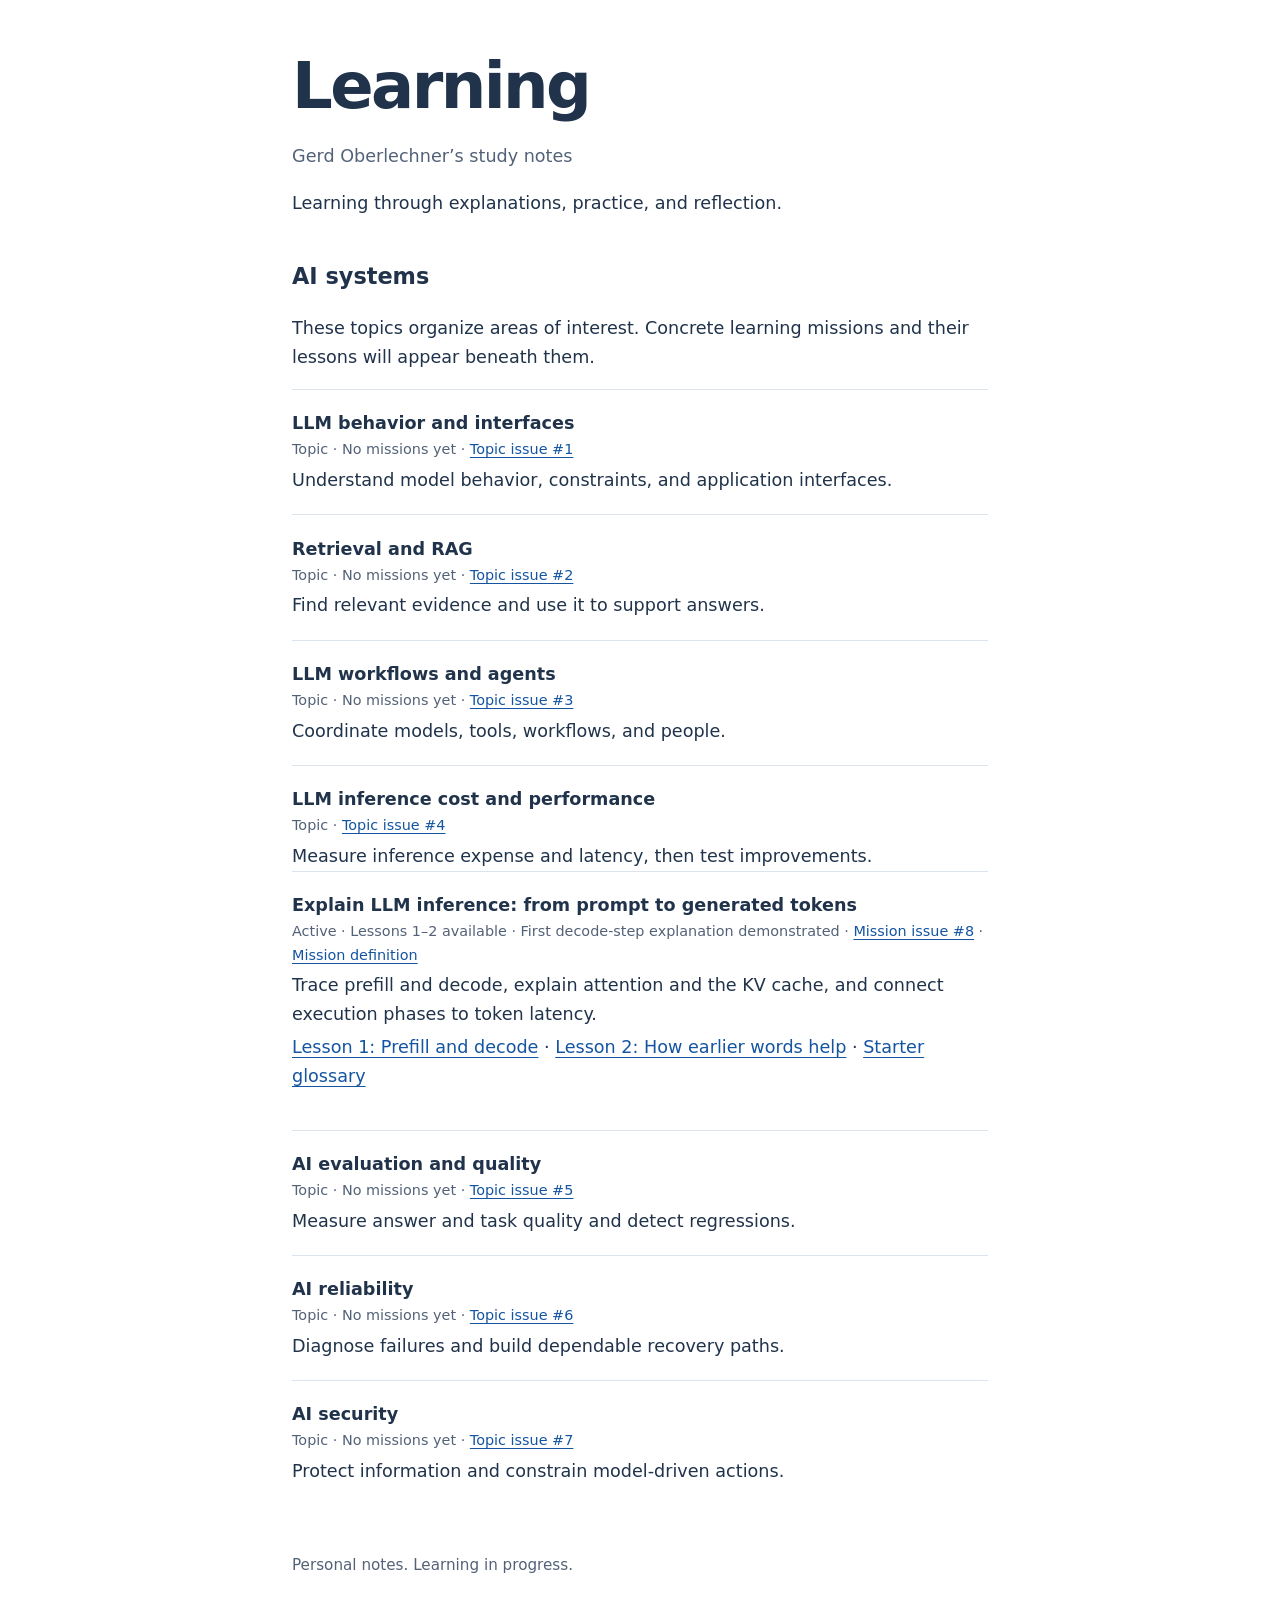
<file: docs/index.html>
<!doctype html>
<html lang="en">
<head>
  <meta charset="utf-8">
  <meta name="viewport" content="width=device-width, initial-scale=1">
  <meta name="description" content="Gerd’s personal learning missions, interactive lessons, and reference materials.">
  <title>Learning — Gerd Oberlechner</title>
  <style>
    :root { color-scheme: light; --ink: #20334b; --link: #1454a0; --muted: #536278; --line: #dce4ed; --paper: #ffffff; }
    * { box-sizing: border-box; }
    body { margin: 0; background: var(--paper); color: var(--ink); font: 1.1rem/1.65 system-ui, sans-serif; }
    main { max-width: 46rem; margin: auto; padding: 3rem 1.25rem; }
    h1 { margin: 0; font-size: clamp(2.5rem, 8vw, 4rem); line-height: 1.2; letter-spacing: -.04em; }
    h2 { margin-top: 2.5rem; font-size: 1.4rem; }
    p { max-width: 65ch; }
    .byline, .status, footer { color: var(--muted); }
    ul { list-style: none; padding: 0; }
    li { padding: 1.2rem 0; border-top: 1px solid var(--line); }
    li p { margin: .25rem 0 0; }
    .status { display: block; font-size: .9rem; }
    a { color: var(--link); text-underline-offset: .2em; }
    a:hover { text-decoration-thickness: 2px; }
    a:focus-visible { outline: 3px solid var(--link); outline-offset: 4px; }
    footer { margin-top: 3rem; font-size: .95rem; }
  </style>
</head>
<body>
  <main>
    <header>
      <h1>Learning</h1>
      <p class="byline">Gerd Oberlechner’s study notes</p>
      <p>Learning through explanations, practice, and reflection.</p>
    </header>
    <section aria-labelledby="topics">
      <h2 id="topics">AI systems</h2>
      <p>These topics organize areas of interest. Concrete learning missions and their lessons will appear beneath them.</p>
      <ul>
        <li><strong>LLM behavior and interfaces</strong><span class="status">Topic · No missions yet · <a href="https://github.com/geoberle/learning/issues/1">Topic issue #1</a></span><p>Understand model behavior, constraints, and application interfaces.</p></li>
        <li><strong>Retrieval and RAG</strong><span class="status">Topic · No missions yet · <a href="https://github.com/geoberle/learning/issues/2">Topic issue #2</a></span><p>Find relevant evidence and use it to support answers.</p></li>
        <li><strong>LLM workflows and agents</strong><span class="status">Topic · No missions yet · <a href="https://github.com/geoberle/learning/issues/3">Topic issue #3</a></span><p>Coordinate models, tools, workflows, and people.</p></li>
        <li><strong>LLM inference cost and performance</strong><span class="status">Topic · <a href="https://github.com/geoberle/learning/issues/4">Topic issue #4</a></span><p>Measure inference expense and latency, then test improvements.</p>
          <ul>
            <li><strong>Explain LLM inference: from prompt to generated tokens</strong><span class="status">Active · Lessons 1–2 available · First decode-step explanation demonstrated · <a href="https://github.com/geoberle/learning/issues/8">Mission issue #8</a> · <a href="https://github.com/geoberle/learning/blob/main/docs/ai/llm-inference/MISSION.md">Mission definition</a></span><p>Trace prefill and decode, explain attention and the KV cache, and connect execution phases to token latency.</p><p><a href="ai/llm-inference/lessons/0001-one-token-at-a-time.html">Lesson 1: Prefill and decode</a> · <a href="ai/llm-inference/lessons/0002-attention-and-the-kv-cache.html">Lesson 2: How earlier words help</a> · <a href="ai/llm-inference/reference/glossary.html">Starter glossary</a></p></li>
          </ul>
        </li>
        <li><strong>AI evaluation and quality</strong><span class="status">Topic · No missions yet · <a href="https://github.com/geoberle/learning/issues/5">Topic issue #5</a></span><p>Measure answer and task quality and detect regressions.</p></li>
        <li><strong>AI reliability</strong><span class="status">Topic · No missions yet · <a href="https://github.com/geoberle/learning/issues/6">Topic issue #6</a></span><p>Diagnose failures and build dependable recovery paths.</p></li>
        <li><strong>AI security</strong><span class="status">Topic · No missions yet · <a href="https://github.com/geoberle/learning/issues/7">Topic issue #7</a></span><p>Protect information and constrain model-driven actions.</p></li>
      </ul>
    </section>
    <footer>Personal notes. Learning in progress.</footer>
  </main>
</body>
</html>
</file>
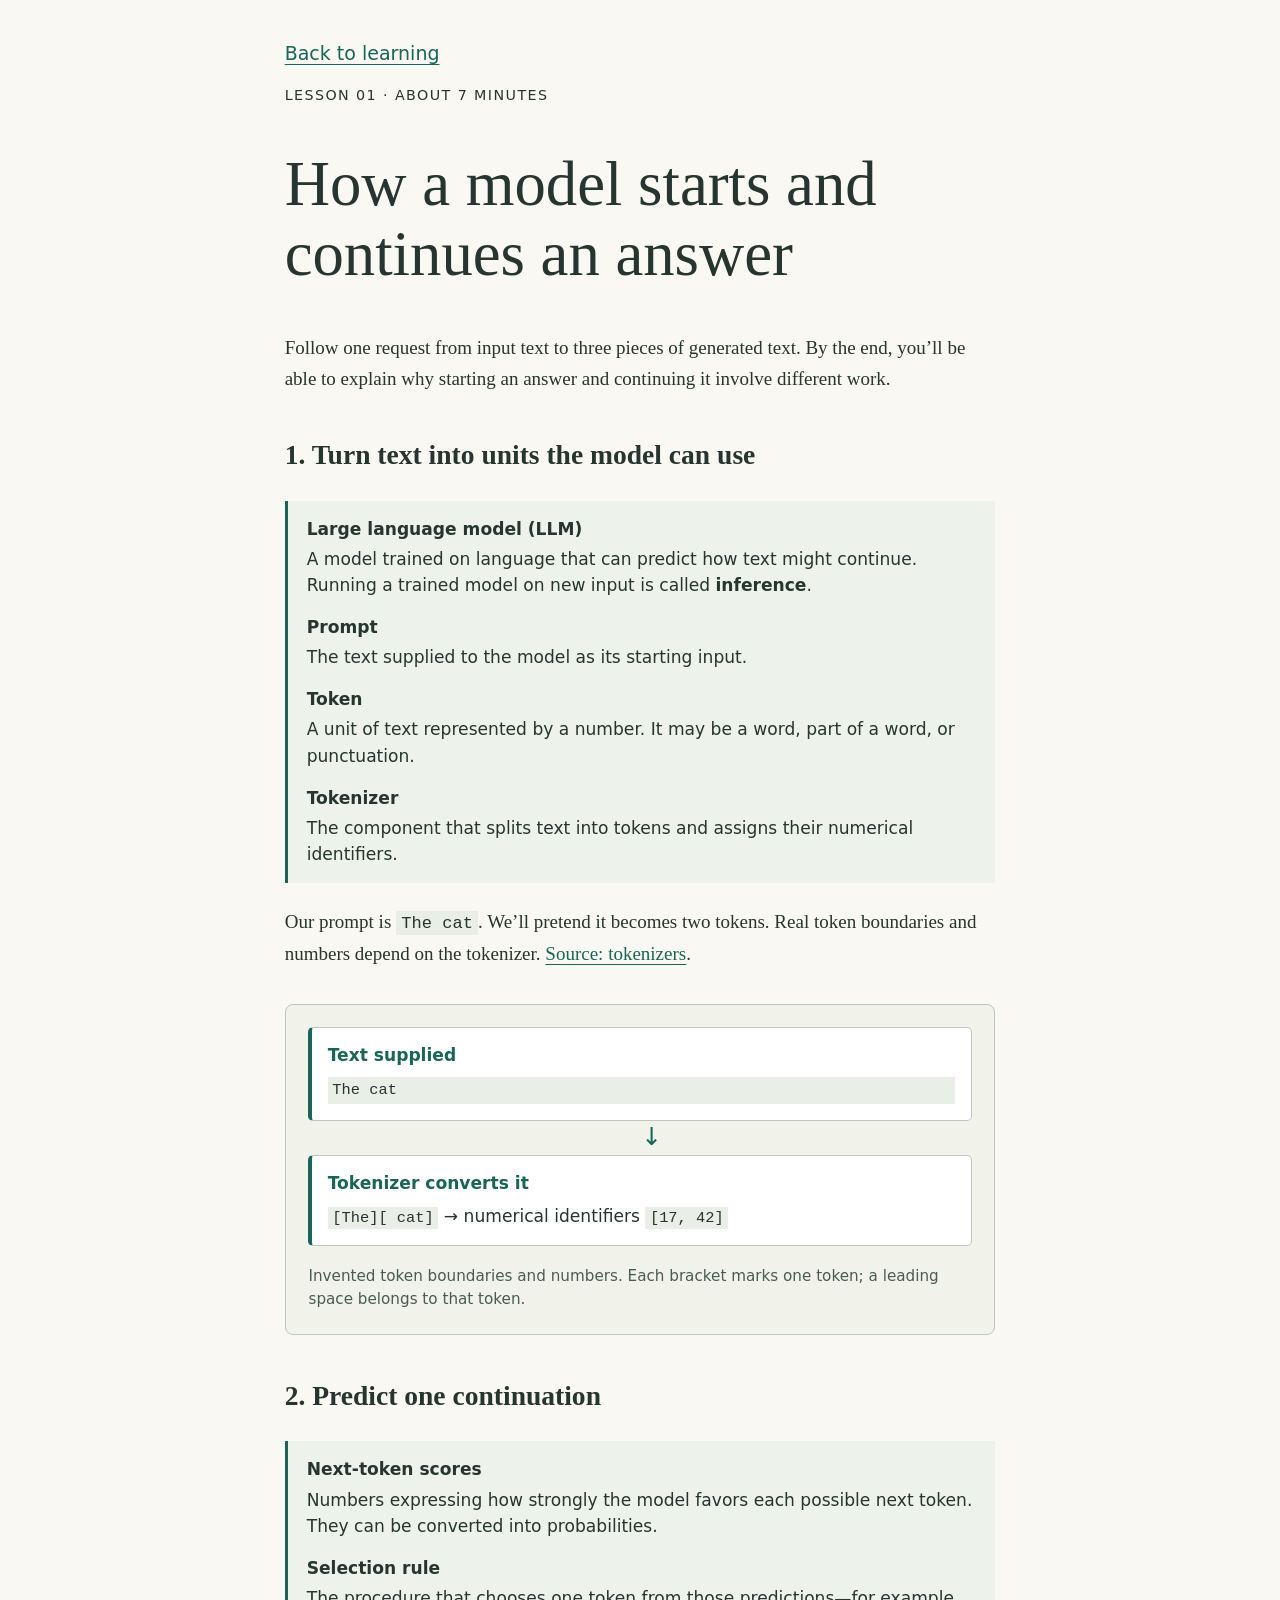
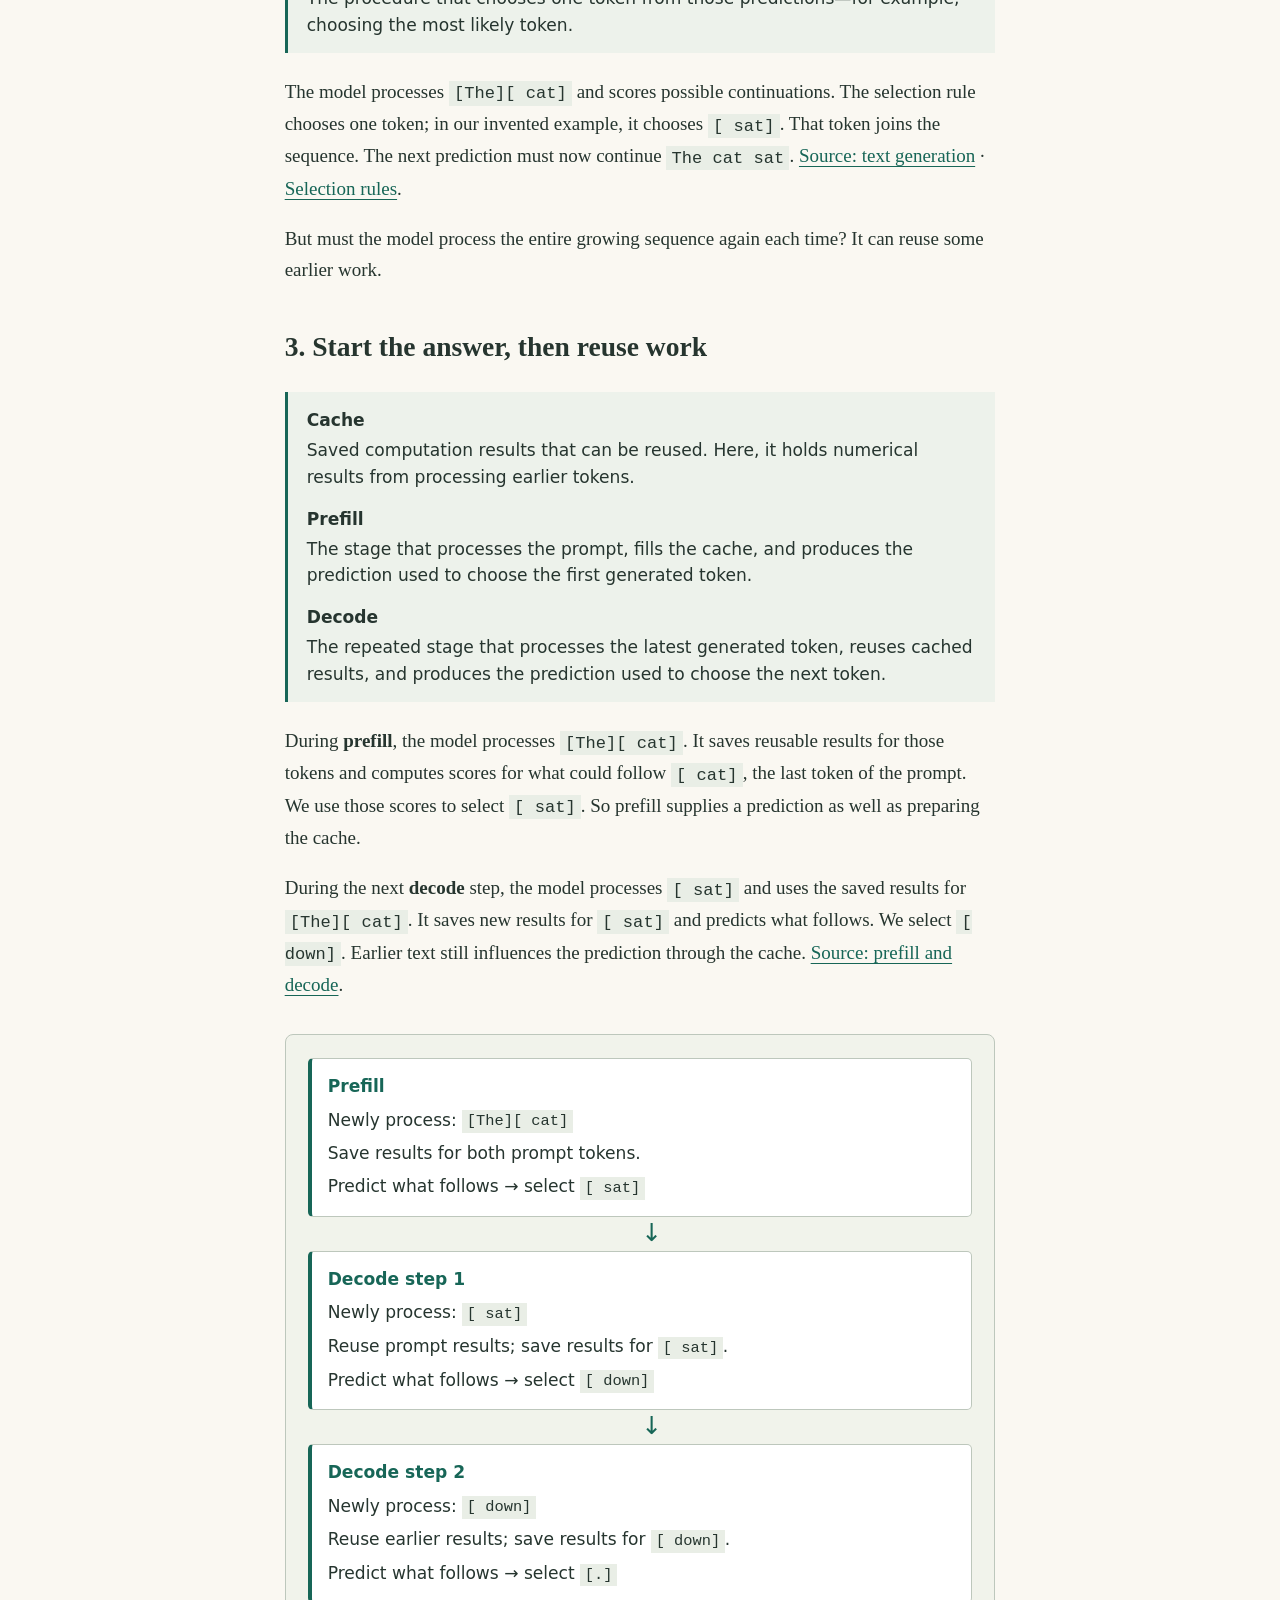
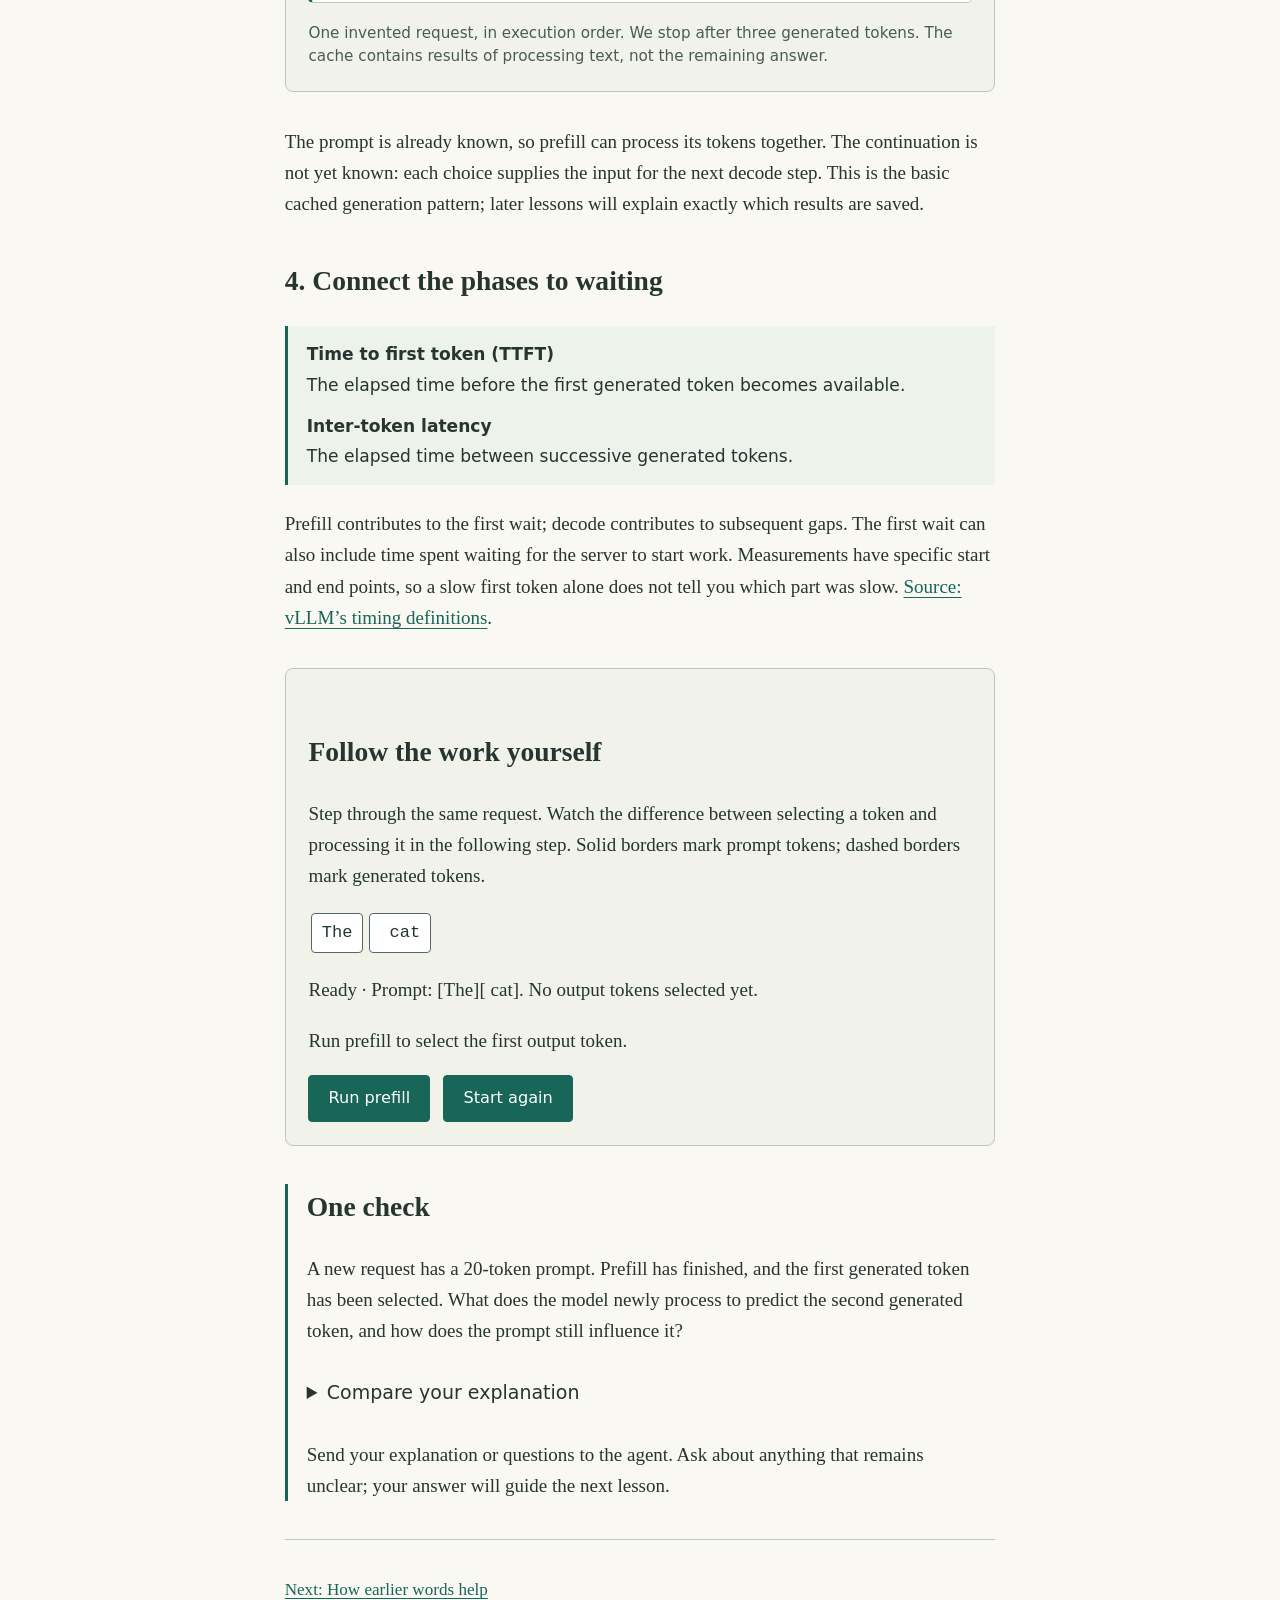
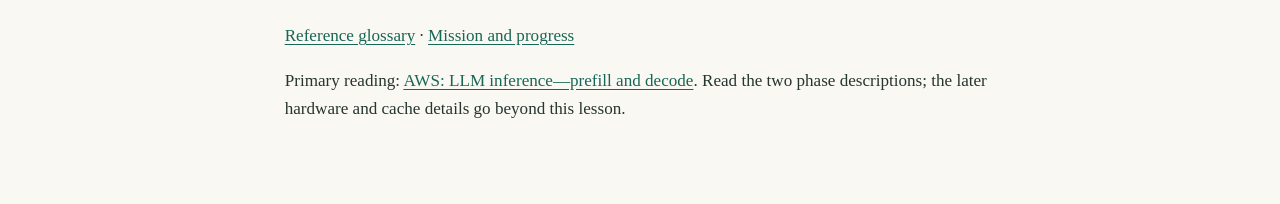
<file: docs/ai/llm-inference/lessons/0001-one-token-at-a-time.html>
<!doctype html>
<html lang="en">
<head>
  <meta charset="utf-8">
  <meta name="viewport" content="width=device-width,initial-scale=1">
  <title>How a model starts and continues an answer · LLM inference</title>
  <link rel="stylesheet" href="../assets/style.css">
  <script src="../assets/token-walkthrough.js" defer></script>
</head>
<body><main>
<nav><a href="../../../index.html">Back to learning</a></nav>
<p class="eyebrow">Lesson 01 · About 7 minutes</p>
<h1>How a model starts and continues an answer</h1>
<p>Follow one request from input text to three pieces of generated text. By the end, you’ll be able to explain why starting an answer and continuing it involve different work.</p>

<h2>1. Turn text into units the model can use</h2>
<aside class="definitions" aria-label="Terms for the input">
<dl>
<dt>Large language model (LLM)</dt><dd>A model trained on language that can predict how text might continue. Running a trained model on new input is called <strong>inference</strong>.</dd>
<dt>Prompt</dt><dd>The text supplied to the model as its starting input.</dd>
<dt>Token</dt><dd>A unit of text represented by a number. It may be a word, part of a word, or punctuation.</dd>
<dt>Tokenizer</dt><dd>The component that splits text into tokens and assigns their numerical identifiers.</dd>
</dl>
</aside>
<p>Our prompt is <code>The cat</code>. We’ll pretend it becomes two tokens. Real token boundaries and numbers depend on the tokenizer. <a href="https://huggingface.co/learn/llm-course/chapter2/4">Source: tokenizers</a>.</p>
<figure class="diagram">
<ol class="request-trace">
<li><strong>Text supplied</strong><code>The cat</code></li>
<li><strong>Tokenizer converts it</strong><span><code>[The][ cat]</code> → numerical identifiers <code>[17, 42]</code></span></li>
</ol>
<figcaption>Invented token boundaries and numbers. Each bracket marks one token; a leading space belongs to that token.</figcaption>
</figure>

<h2>2. Predict one continuation</h2>
<aside class="definitions" aria-label="Terms for prediction"><dl>
<dt>Next-token scores</dt><dd>Numbers expressing how strongly the model favors each possible next token. They can be converted into probabilities.</dd>
<dt>Selection rule</dt><dd>The procedure that chooses one token from those predictions—for example, choosing the most likely token.</dd>
</dl></aside>
<p>The model processes <code>[The][ cat]</code> and scores possible continuations. The selection rule chooses one token; in our invented example, it chooses <code>[ sat]</code>. That token joins the sequence. The next prediction must now continue <code>The cat sat</code>. <a href="https://huggingface.co/docs/transformers/llm_tutorial">Source: text generation</a> · <a href="https://huggingface.co/docs/transformers/generation_strategies">Selection rules</a>.</p>
<p>But must the model process the entire growing sequence again each time? It can reuse some earlier work.</p>

<h2>3. Start the answer, then reuse work</h2>
<aside class="definitions" aria-label="Terms for the two phases"><dl>
<dt>Cache</dt><dd>Saved computation results that can be reused. Here, it holds numerical results from processing earlier tokens.</dd>
<dt>Prefill</dt><dd>The stage that processes the prompt, fills the cache, and produces the prediction used to choose the first generated token.</dd>
<dt>Decode</dt><dd>The repeated stage that processes the latest generated token, reuses cached results, and produces the prediction used to choose the next token.</dd>
</dl></aside>
<p>During <strong>prefill</strong>, the model processes <code>[The][ cat]</code>. It saves reusable results for those tokens and computes scores for what could follow <code>[ cat]</code>, the last token of the prompt. We use those scores to select <code>[ sat]</code>. So prefill supplies a prediction as well as preparing the cache.</p>
<p>During the next <strong>decode</strong> step, the model processes <code>[ sat]</code> and uses the saved results for <code>[The][ cat]</code>. It saves new results for <code>[ sat]</code> and predicts what follows. We select <code>[ down]</code>. Earlier text still influences the prediction through the cache. <a href="https://docs.aws.amazon.com/prescriptive-guidance/latest/gen-ai-inference-architecture-and-best-practices-on-aws/how-ai-inference-works.html#llm-inference-prefill-and-decode">Source: prefill and decode</a>.</p>
<figure class="diagram">
<ol class="request-trace">
<li><strong>Prefill</strong><span>Newly process: <code>[The][ cat]</code></span><span>Save results for both prompt tokens.</span><span>Predict what follows → select <code>[ sat]</code></span></li>
<li><strong>Decode step 1</strong><span>Newly process: <code>[ sat]</code></span><span>Reuse prompt results; save results for <code>[ sat]</code>.</span><span>Predict what follows → select <code>[ down]</code></span></li>
<li><strong>Decode step 2</strong><span>Newly process: <code>[ down]</code></span><span>Reuse earlier results; save results for <code>[ down]</code>.</span><span>Predict what follows → select <code>[.]</code></span></li>
</ol>
<figcaption>One invented request, in execution order. We stop after three generated tokens. The cache contains results of processing text, not the remaining answer.</figcaption>
</figure>
<p>The prompt is already known, so prefill can process its tokens together. The continuation is not yet known: each choice supplies the input for the next decode step. This is the basic cached generation pattern; later lessons will explain exactly which results are saved.</p>

<h2>4. Connect the phases to waiting</h2>
<aside class="definitions" aria-label="Terms for timing"><dl>
<dt>Time to first token (TTFT)</dt><dd>The elapsed time before the first generated token becomes available.</dd>
<dt>Inter-token latency</dt><dd>The elapsed time between successive generated tokens.</dd>
</dl></aside>
<p>Prefill contributes to the first wait; decode contributes to subsequent gaps. The first wait can also include time spent waiting for the server to start work. Measurements have specific start and end points, so a slow first token alone does not tell you which part was slow. <a href="https://docs.vllm.ai/en/latest/design/metrics/">Source: vLLM’s timing definitions</a>.</p>

<section class="walkthrough" data-token-walkthrough>
<h2>Follow the work yourself</h2>
<p>Step through the same request. Watch the difference between selecting a token and processing it in the following step. Solid borders mark prompt tokens; dashed borders mark generated tokens.</p>
<div data-sequence aria-label="Current token sequence"><span class="token">The</span><span class="token"> cat</span></div>
<p data-status role="status" aria-live="polite">Ready: the prompt is [The][ cat].</p>
<p data-question>Run prefill to select the first output token.</p>
<div class="controls" hidden><button type="button" data-next>Run prefill</button><button type="button" data-reset>Start again</button></div>
<noscript><p>Enable JavaScript to step through the request, or follow the static diagram above.</p></noscript>
<p class="print-only">The diagram above shows all three stages of this walkthrough.</p>
</section>
<section class="practice">
<h2>One check</h2>
<p>A new request has a 20-token prompt. Prefill has finished, and the first generated token has been selected. What does the model newly process to predict the second generated token, and how does the prompt still influence it?</p>
<details><summary>Compare your explanation</summary><p>It processes the first generated token in a decode step, using cached results for the prompt. It does not repeat prefill over the 20 prompt tokens. If generation continues, the selected second token will be processed in the following step.</p></details>
<p>Send your explanation or questions to the agent. Ask about anything that remains unclear; your answer will guide the next lesson.</p>
</section>
<footer>
<p><a href="0002-attention-and-the-kv-cache.html">Next: How earlier words help</a></p>
<p><a href="../reference/glossary.html">Reference glossary</a> · <a href="https://github.com/geoberle/learning/issues/8">Mission and progress</a></p>
<p>Primary reading: <a href="https://docs.aws.amazon.com/prescriptive-guidance/latest/gen-ai-inference-architecture-and-best-practices-on-aws/how-ai-inference-works.html#llm-inference-prefill-and-decode">AWS: LLM inference—prefill and decode</a>. Read the two phase descriptions; the later hardware and cache details go beyond this lesson.</p>
</footer>
</main></body></html>
</file>
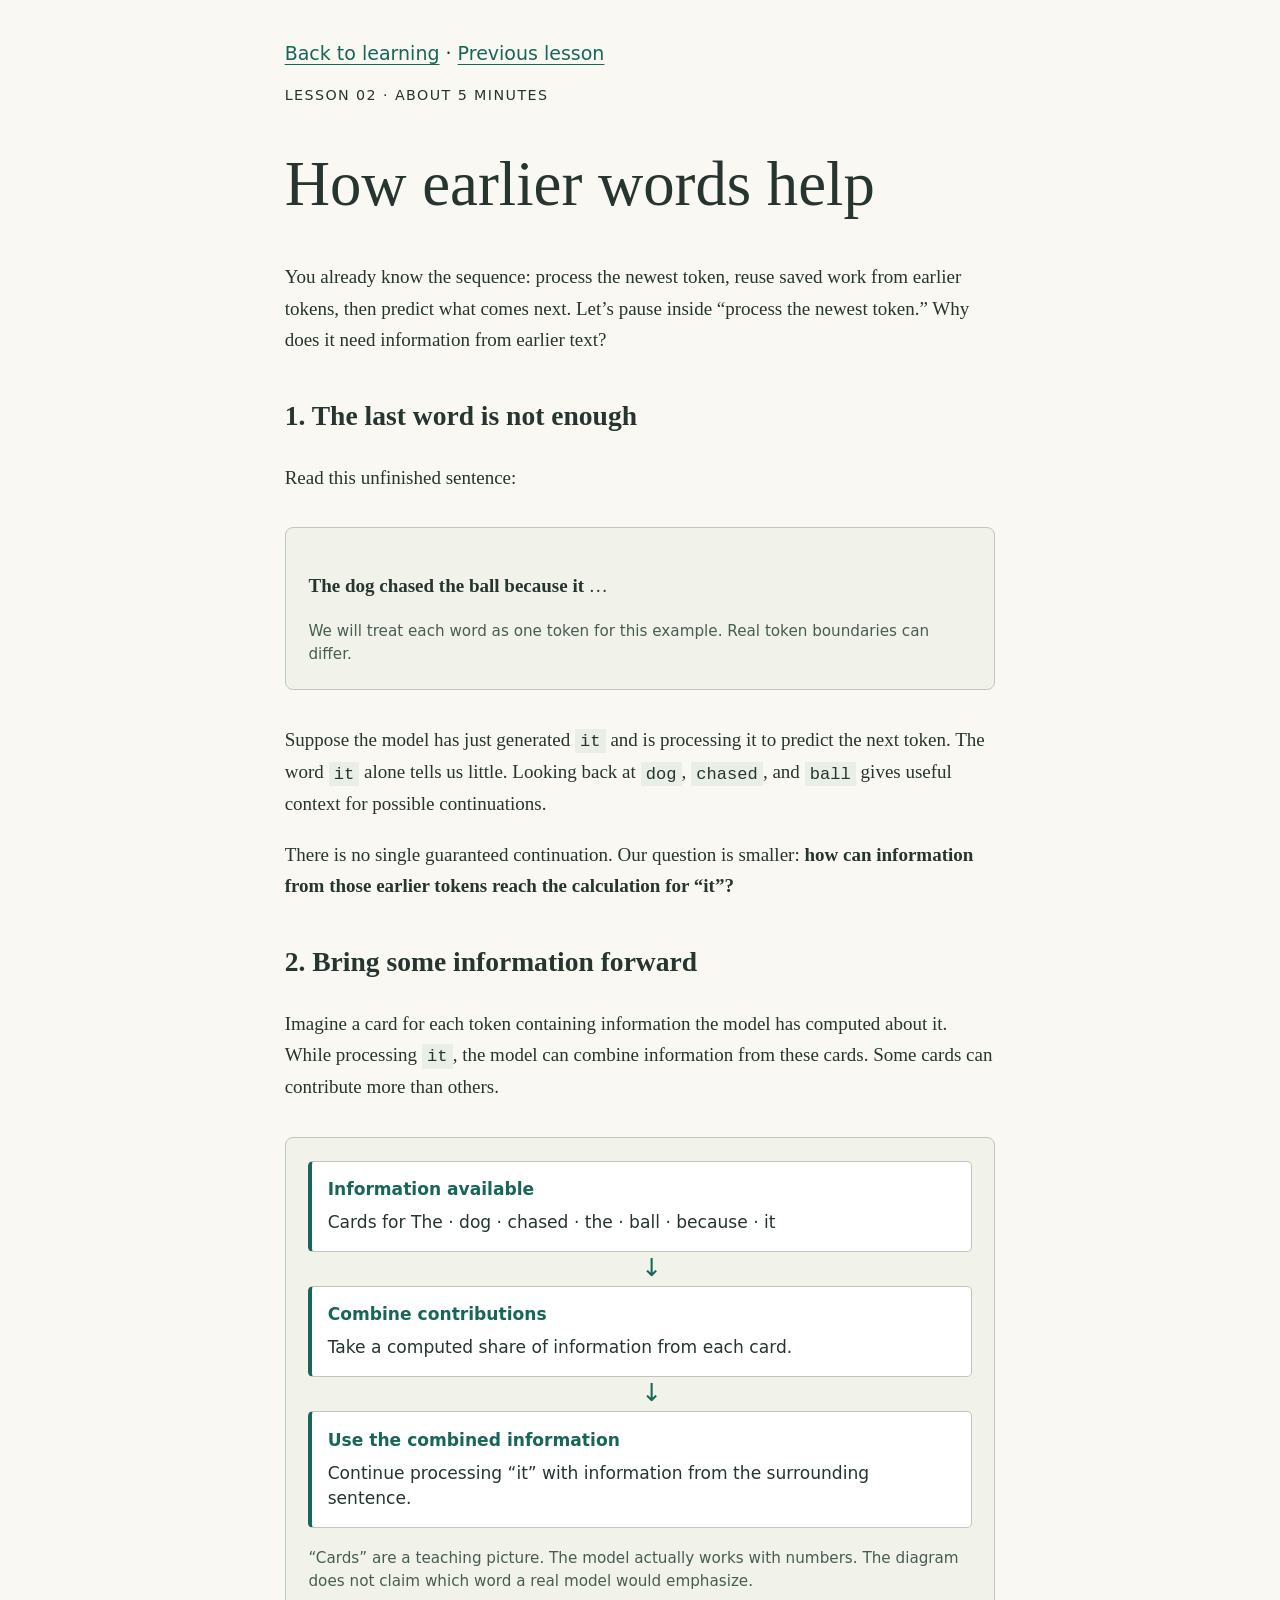
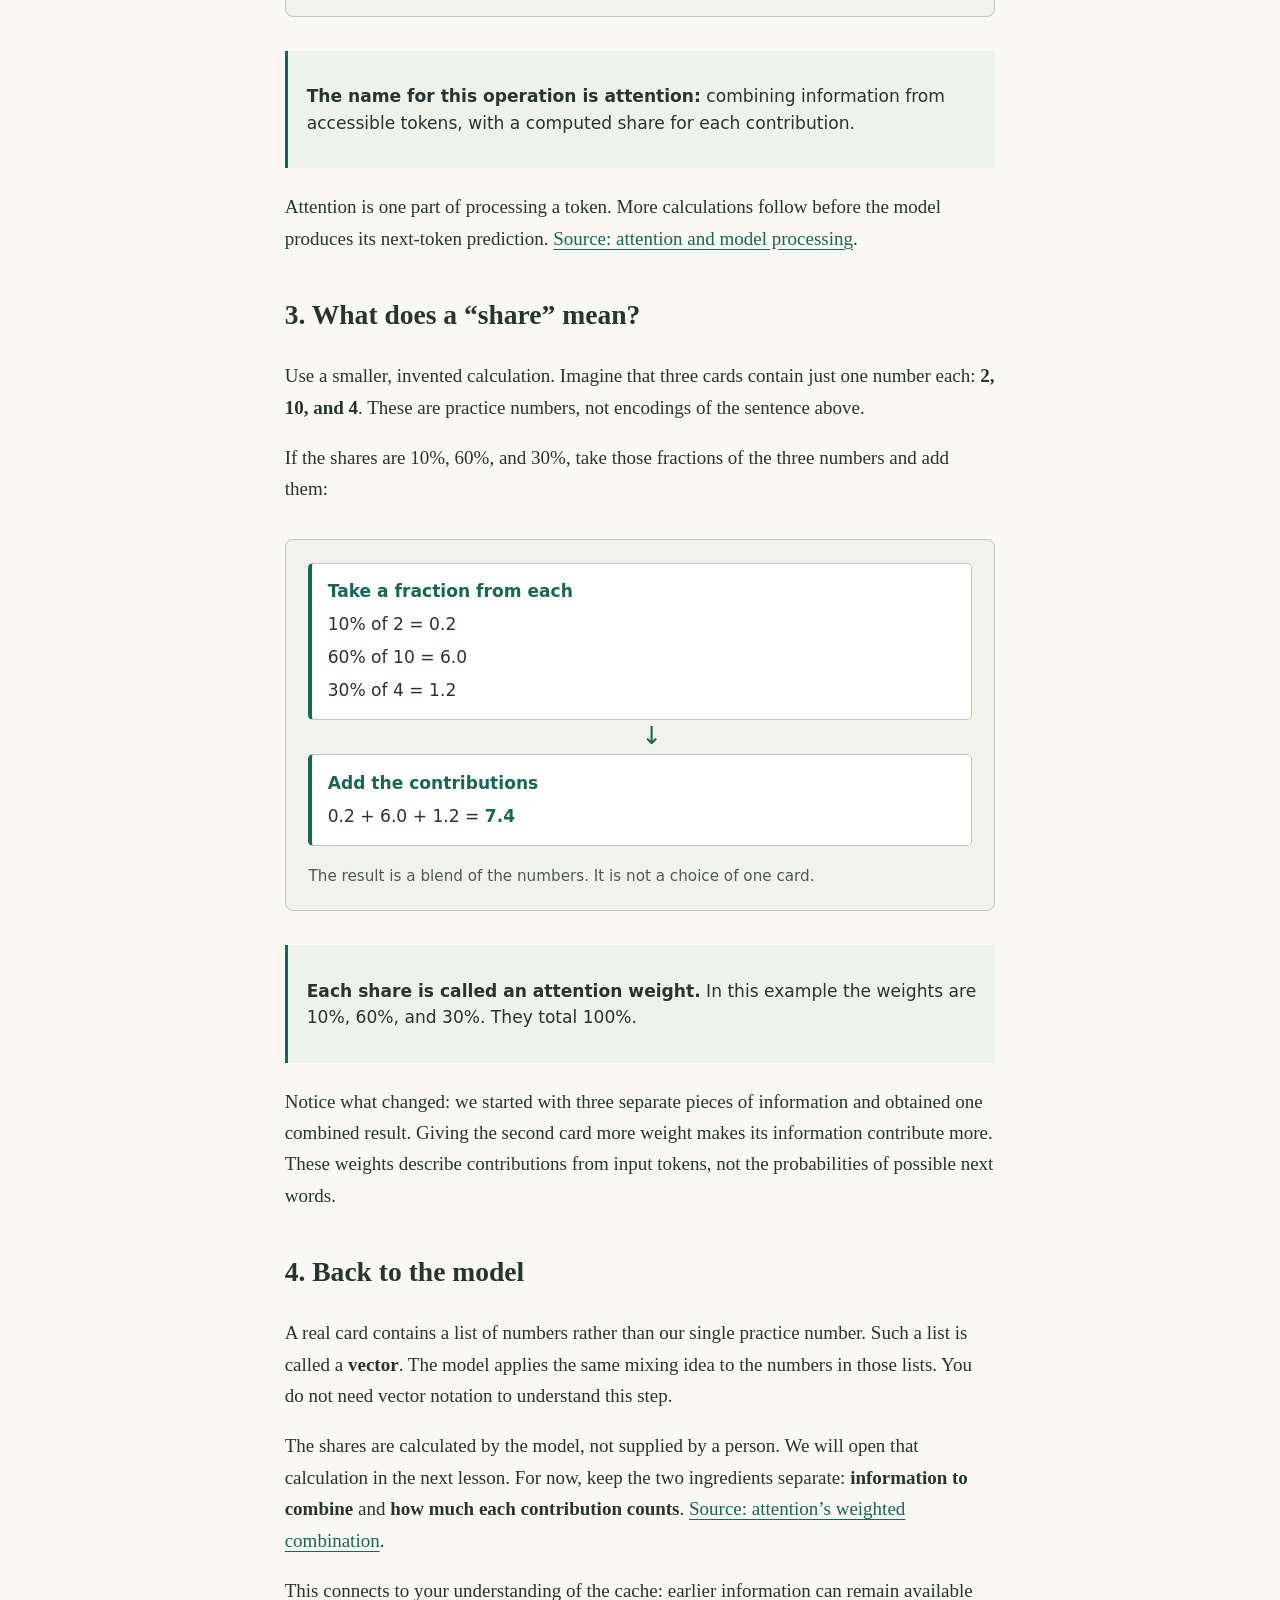
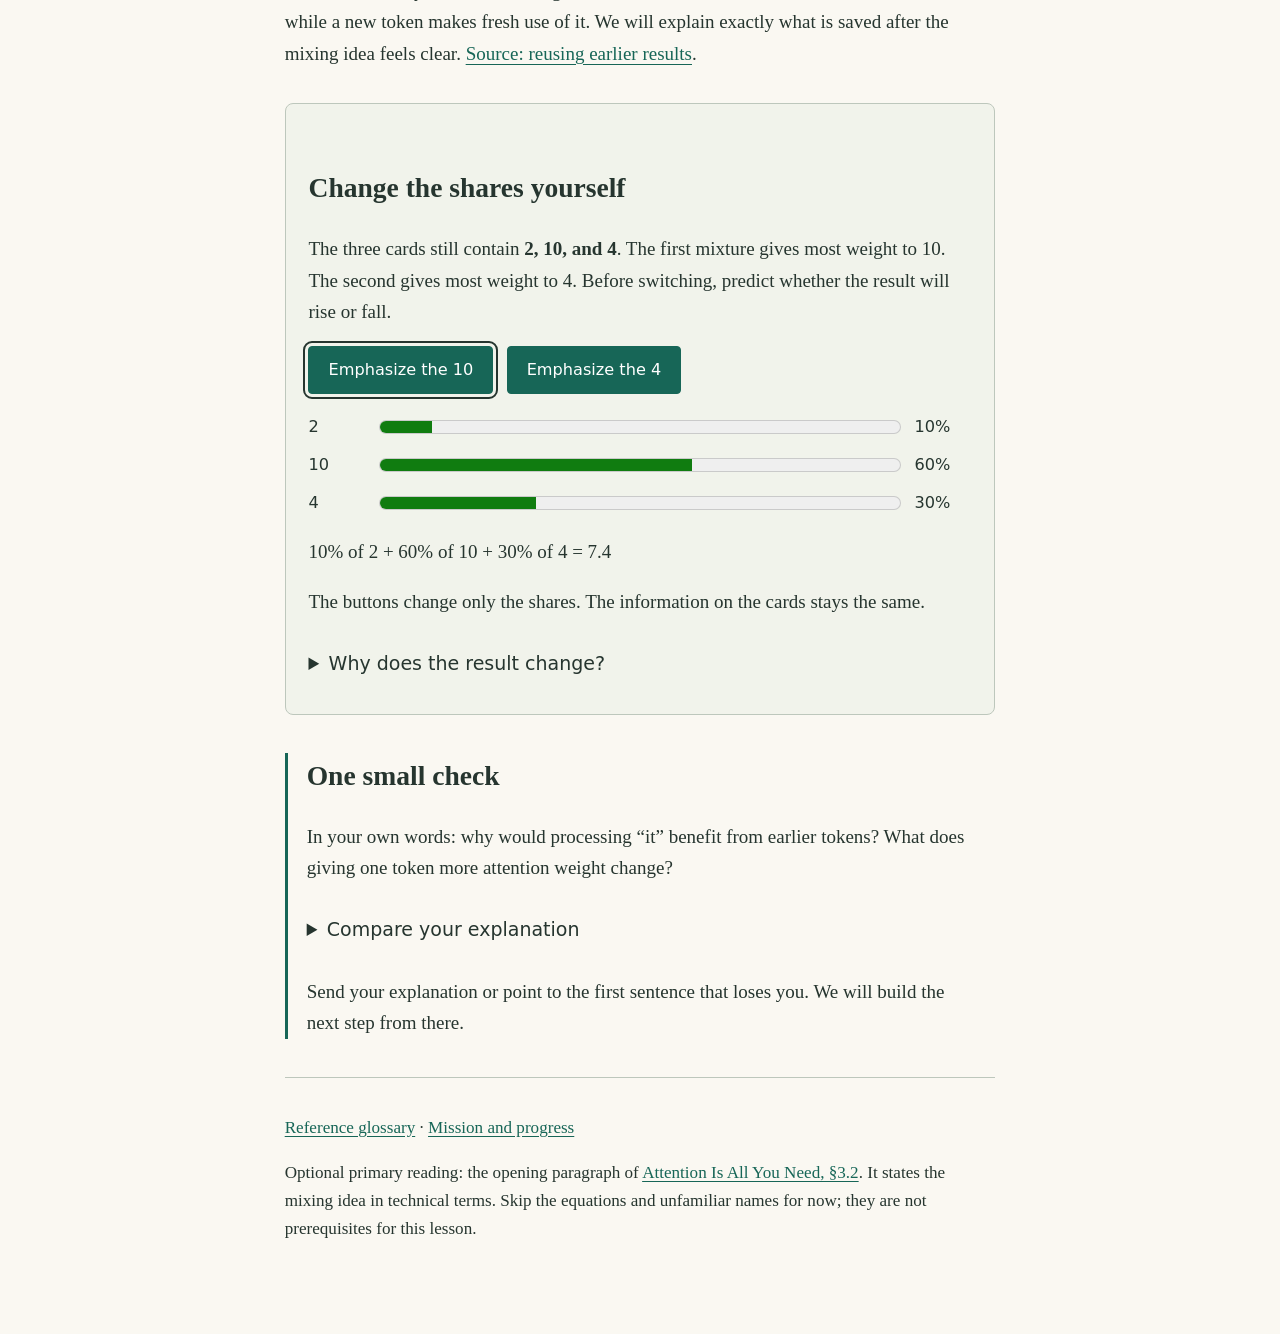
<file: docs/ai/llm-inference/lessons/0002-attention-and-the-kv-cache.html>
<!doctype html>
<html lang="en"><head><meta charset="utf-8"><meta name="viewport" content="width=device-width,initial-scale=1"><title>How earlier words help · LLM inference</title><link rel="stylesheet" href="../assets/style.css"><script src="../assets/attention-mixer.js" defer></script></head>
<body><main>
<nav><a href="../../../index.html">Back to learning</a> · <a href="0001-one-token-at-a-time.html">Previous lesson</a></nav>
<p class="eyebrow">Lesson 02 · About 5 minutes</p><h1>How earlier words help</h1>
<p>You already know the sequence: process the newest token, reuse saved work from earlier tokens, then predict what comes next. Let’s pause inside “process the newest token.” Why does it need information from earlier text?</p>
<h2>1. The last word is not enough</h2>
<p>Read this unfinished sentence:</p>
<figure class="diagram"><p><strong>The dog chased the ball because it</strong> …</p><figcaption>We will treat each word as one token for this example. Real token boundaries can differ.</figcaption></figure>
<p>Suppose the model has just generated <code>it</code> and is processing it to predict the next token. The word <code>it</code> alone tells us little. Looking back at <code>dog</code>, <code>chased</code>, and <code>ball</code> gives useful context for possible continuations.</p>
<p>There is no single guaranteed continuation. Our question is smaller: <strong>how can information from those earlier tokens reach the calculation for “it”?</strong></p>
<h2>2. Bring some information forward</h2>
<p>Imagine a card for each token containing information the model has computed about it. While processing <code>it</code>, the model can combine information from these cards. Some cards can contribute more than others.</p>
<figure class="diagram"><ol class="request-trace"><li><strong>Information available</strong><span>Cards for The · dog · chased · the · ball · because · it</span></li><li><strong>Combine contributions</strong><span>Take a computed share of information from each card.</span></li><li><strong>Use the combined information</strong><span>Continue processing “it” with information from the surrounding sentence.</span></li></ol><figcaption>“Cards” are a teaching picture. The model actually works with numbers. The diagram does not claim which word a real model would emphasize.</figcaption></figure>
<aside class="definitions"><p><strong>The name for this operation is attention:</strong> combining information from accessible tokens, with a computed share for each contribution.</p></aside>
<p>Attention is one part of processing a token. More calculations follow before the model produces its next-token prediction. <a href="https://arxiv.org/html/1706.03762v7#S3.SS2">Source: attention and model processing</a>.</p>
<h2>3. What does a “share” mean?</h2>
<p>Use a smaller, invented calculation. Imagine that three cards contain just one number each: <strong>2, 10, and 4</strong>. These are practice numbers, not encodings of the sentence above.</p>
<p>If the shares are 10%, 60%, and 30%, take those fractions of the three numbers and add them:</p>
<figure class="diagram"><ol class="request-trace"><li><strong>Take a fraction from each</strong><span>10% of 2 = 0.2</span><span>60% of 10 = 6.0</span><span>30% of 4 = 1.2</span></li><li><strong>Add the contributions</strong><span>0.2 + 6.0 + 1.2 = <strong>7.4</strong></span></li></ol><figcaption>The result is a blend of the numbers. It is not a choice of one card.</figcaption></figure>
<aside class="definitions"><p><strong>Each share is called an attention weight.</strong> In this example the weights are 10%, 60%, and 30%. They total 100%.</p></aside>
<p>Notice what changed: we started with three separate pieces of information and obtained one combined result. Giving the second card more weight makes its information contribute more. These weights describe contributions from input tokens, not the probabilities of possible next words.</p>
<h2>4. Back to the model</h2>
<p>A real card contains a list of numbers rather than our single practice number. Such a list is called a <strong>vector</strong>. The model applies the same mixing idea to the numbers in those lists. You do not need vector notation to understand this step.</p>
<p>The shares are calculated by the model, not supplied by a person. We will open that calculation in the next lesson. For now, keep the two ingredients separate: <strong>information to combine</strong> and <strong>how much each contribution counts</strong>. <a href="https://arxiv.org/html/1706.03762v7#S3.SS2">Source: attention’s weighted combination</a>.</p>
<p>This connects to your understanding of the cache: earlier information can remain available while a new token makes fresh use of it. We will explain exactly what is saved after the mixing idea feels clear. <a href="https://huggingface.co/docs/transformers/cache_explanation">Source: reusing earlier results</a>.</p>
<section class="walkthrough" data-attention-mixer><h2>Change the shares yourself</h2>
<p>The three cards still contain <strong>2, 10, and 4</strong>. The first mixture gives most weight to 10. The second gives most weight to 4. Before switching, predict whether the result will rise or fall.</p>
<div class="controls" hidden><button type="button" data-mix="0" aria-pressed="true">Emphasize the 10</button><button type="button" data-mix="1" aria-pressed="false">Emphasize the 4</button></div>
<div class="weight-bars" aria-label="Shares of the three cards"><div><span>2</span><meter min="0" max="100" value="10">10%</meter><output>10%</output></div><div><span>10</span><meter min="0" max="100" value="60">60%</meter><output>60%</output></div><div><span>4</span><meter min="0" max="100" value="30">30%</meter><output>30%</output></div></div>
<p data-result role="status">10% of 2 + 60% of 10 + 30% of 4 = 7.4</p>
<p>The buttons change only the shares. The information on the cards stays the same.</p>
<details><summary>Why does the result change?</summary><p>It falls from 7.4 to 5.0. We take less from the larger number, 10, and more from the smaller number, 4. A different mixture does not require changing the original cards.</p></details>
<noscript><p>The first mixture is shown above. Open the explanation to compare the second mixture: 10%, 20%, and 70%.</p></noscript>
</section>
<section class="practice"><h2>One small check</h2><p>In your own words: why would processing “it” benefit from earlier tokens? What does giving one token more attention weight change?</p><details><summary>Compare your explanation</summary><p>Earlier tokens provide context that “it” alone lacks. Giving a token more weight increases its contribution to the combined information; it does not directly select that token as the next word.</p></details><p>Send your explanation or point to the first sentence that loses you. We will build the next step from there.</p></section>
<footer><p><a href="../reference/glossary.html">Reference glossary</a> · <a href="https://github.com/geoberle/learning/issues/8">Mission and progress</a></p><p>Optional primary reading: the opening paragraph of <a href="https://arxiv.org/html/1706.03762v7#S3.SS2">Attention Is All You Need, §3.2</a>. It states the mixing idea in technical terms. Skip the equations and unfamiliar names for now; they are not prerequisites for this lesson.</p></footer>
</main></body></html>
</file>
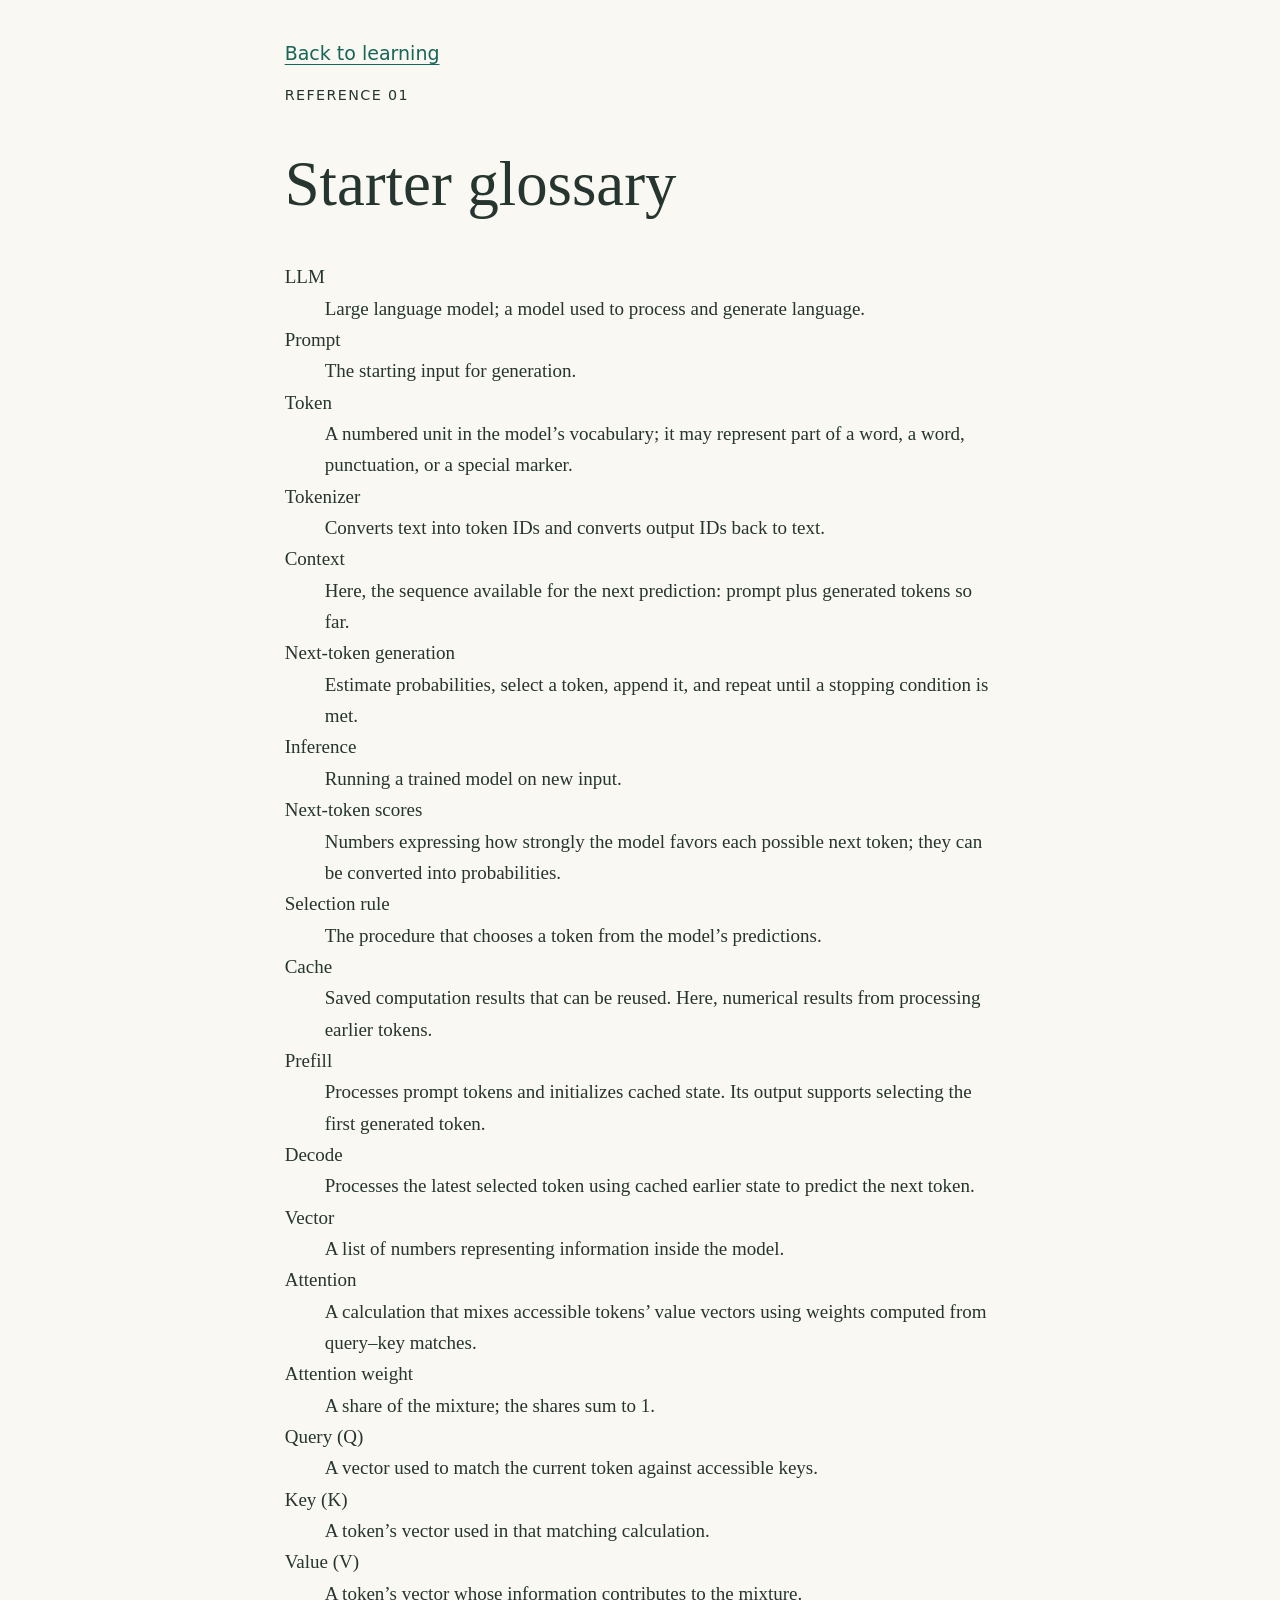
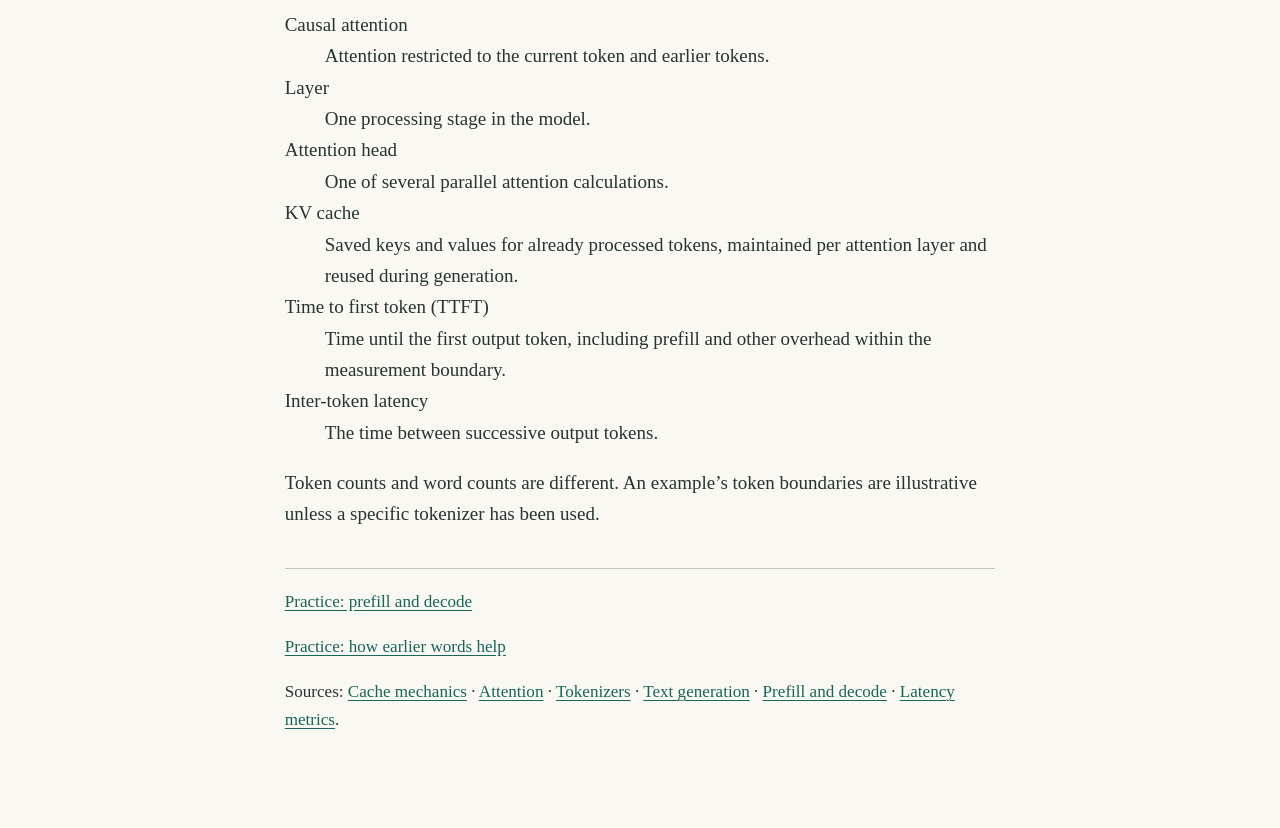
<file: docs/ai/llm-inference/reference/glossary.html>
<!doctype html>
<html lang="en"><head><meta charset="utf-8"><meta name="viewport" content="width=device-width,initial-scale=1"><title>Starter glossary · LLM inference</title><link rel="stylesheet" href="../assets/style.css"></head><body><main><nav><a href="../../../index.html">Back to learning</a></nav><p class="eyebrow">Reference 01</p><h1>Starter glossary</h1><dl><dt>LLM</dt><dd>Large language model; a model used to process and generate language.</dd><dt>Prompt</dt><dd>The starting input for generation.</dd><dt>Token</dt><dd>A numbered unit in the model’s vocabulary; it may represent part of a word, a word, punctuation, or a special marker.</dd><dt>Tokenizer</dt><dd>Converts text into token IDs and converts output IDs back to text.</dd><dt>Context</dt><dd>Here, the sequence available for the next prediction: prompt plus generated tokens so far.</dd><dt>Next-token generation</dt><dd>Estimate probabilities, select a token, append it, and repeat until a stopping condition is met.</dd><dt>Inference</dt><dd>Running a trained model on new input.</dd><dt>Next-token scores</dt><dd>Numbers expressing how strongly the model favors each possible next token; they can be converted into probabilities.</dd><dt>Selection rule</dt><dd>The procedure that chooses a token from the model’s predictions.</dd><dt>Cache</dt><dd>Saved computation results that can be reused. Here, numerical results from processing earlier tokens.</dd><dt>Prefill</dt><dd>Processes prompt tokens and initializes cached state. Its output supports selecting the first generated token.</dd><dt>Decode</dt><dd>Processes the latest selected token using cached earlier state to predict the next token.</dd><dt>Vector</dt><dd>A list of numbers representing information inside the model.</dd><dt>Attention</dt><dd>A calculation that mixes accessible tokens’ value vectors using weights computed from query–key matches.</dd><dt>Attention weight</dt><dd>A share of the mixture; the shares sum to 1.</dd><dt>Query (Q)</dt><dd>A vector used to match the current token against accessible keys.</dd><dt>Key (K)</dt><dd>A token’s vector used in that matching calculation.</dd><dt>Value (V)</dt><dd>A token’s vector whose information contributes to the mixture.</dd><dt>Causal attention</dt><dd>Attention restricted to the current token and earlier tokens.</dd><dt>Layer</dt><dd>One processing stage in the model.</dd><dt>Attention head</dt><dd>One of several parallel attention calculations.</dd><dt>KV cache</dt><dd>Saved keys and values for already processed tokens, maintained per attention layer and reused during generation.</dd><dt>Time to first token (TTFT)</dt><dd>Time until the first output token, including prefill and other overhead within the measurement boundary.</dd><dt>Inter-token latency</dt><dd>The time between successive output tokens.</dd></dl><p>Token counts and word counts are different. An example’s token boundaries are illustrative unless a specific tokenizer has been used.</p><footer><a href="../lessons/0001-one-token-at-a-time.html">Practice: prefill and decode</a><p><a href="../lessons/0002-attention-and-the-kv-cache.html">Practice: how earlier words help</a></p><p>Sources: <a href="https://huggingface.co/docs/transformers/cache_explanation">Cache mechanics</a> · <a href="https://arxiv.org/html/1706.03762v7#S3.SS2">Attention</a> · <a href="https://huggingface.co/learn/llm-course/chapter2/4">Tokenizers</a> · <a href="https://huggingface.co/docs/transformers/llm_tutorial">Text generation</a> · <a href="https://docs.aws.amazon.com/prescriptive-guidance/latest/gen-ai-inference-architecture-and-best-practices-on-aws/how-ai-inference-works.html">Prefill and decode</a> · <a href="https://docs.vllm.ai/en/latest/design/metrics/">Latency metrics</a>.</p></footer></main></body></html>
</file>
<file: docs/ai/llm-inference/assets/style.css>
:root{color-scheme:light;background:#faf8f2;color:#26352f;font:19px/1.65 Georgia,serif}*{box-sizing:border-box}body{margin:0}main{max-width:760px;margin:auto;padding:2rem 1.3rem 4rem}h1{font-size:clamp(2rem,6vw,3.3rem);line-height:1.12;font-weight:normal}h2{font-size:1.45rem;margin-top:2rem}a{color:#176657;text-underline-offset:.2em}.eyebrow,nav,summary,small{font-family:system-ui,sans-serif} .eyebrow{letter-spacing:.1em;text-transform:uppercase;font-size:.75rem}code{font-size:.9em;background:#e9eee6;padding:.15em .3em} .practice{border-left:3px solid #176657;padding:0 1rem;margin:2rem 0}details{padding:.6rem 0}summary{cursor:pointer}a:focus-visible,summary:focus-visible{outline:3px solid #b26b20;outline-offset:4px}footer{border-top:1px solid #bdc7bc;margin-top:2rem;padding-top:1rem;font-size:.9rem}@media print{body{background:white}main{max-width:none;padding:0}details>*{display:block}a{color:inherit}h2,.practice{break-inside:avoid}}
.diagram,.walkthrough{margin:1.8rem 0;padding:1.2rem;border:1px solid #bdc7bc;border-radius:8px;background:#f1f3eb}.flow{display:flex;flex-wrap:wrap;align-items:center;gap:.8rem}.flow>div{display:grid;gap:.4rem}.flow small,.sequence-row small{font-size:.75rem}figcaption{margin-top:1rem;font: .8rem/1.5 system-ui,sans-serif;color:#485c51}.sequence-row{display:grid;grid-template-columns:8rem 1fr;gap:.5rem;align-items:center;margin:.65rem 0}.token{display:inline-block;white-space:pre;font: .9rem/1.5 monospace;border:1px solid #526a60;border-radius:4px;padding:.3rem .5rem;margin:.15rem;background:#fff}.token.generated{border:2px dashed #176657;background:#e0eee5}.controls{display:flex;flex-wrap:wrap;gap:.7rem}.controls[hidden]{display:none}button{font: .85rem/1.4 system-ui,sans-serif;padding:.6rem 1rem;color:#fff;background:#176657;border:1px solid #176657;border-radius:4px;cursor:pointer}button:disabled{opacity:.5;cursor:default}button:focus-visible{outline:3px solid #b26b20;outline-offset:4px}.print-only{display:none}@media(max-width:480px){.sequence-row{grid-template-columns:1fr}.diagram,.walkthrough{padding:.8rem}}@media print{.controls{display:none}.print-only{display:block}.diagram,.walkthrough{break-inside:avoid;background:none}}

.request-trace{list-style:none;padding:0;margin:0;display:grid;gap:1.8rem}.request-trace li{position:relative;display:grid;gap:.4rem;background:#fff;border:1px solid #bdc7bc;border-left:4px solid #176657;border-radius:5px;padding:.8rem;font:.9rem/1.5 system-ui,sans-serif}.request-trace li:not(:last-child)::after{content:"↓";position:absolute;top:100%;left:50%;line-height:1.8rem;color:#176657;font-size:1.3rem}.request-trace strong{color:#176657}

.definitions{border-left:3px solid #176657;background:#edf2eb;padding:.8rem 1rem;margin:1.2rem 0;font:.9rem/1.55 system-ui,sans-serif}.definitions dl{margin:0}.definitions dt{font-weight:650;margin-top:.8rem}.definitions dt:first-child{margin-top:0}.definitions dd{margin:.2rem 0 0}@media print{.definitions{break-inside:avoid}}

.weight-bars{margin:1rem 0;font:.85rem/1.5 system-ui,sans-serif}.weight-bars>div{display:grid;grid-template-columns:3rem minmax(0,1fr) 3rem;gap:.7rem;align-items:center;margin:.5rem 0}.weight-bars meter{width:100%;height:1.5rem}.controls button[aria-pressed="true"]{outline:2px solid #26352f;outline-offset:3px}
</file>
